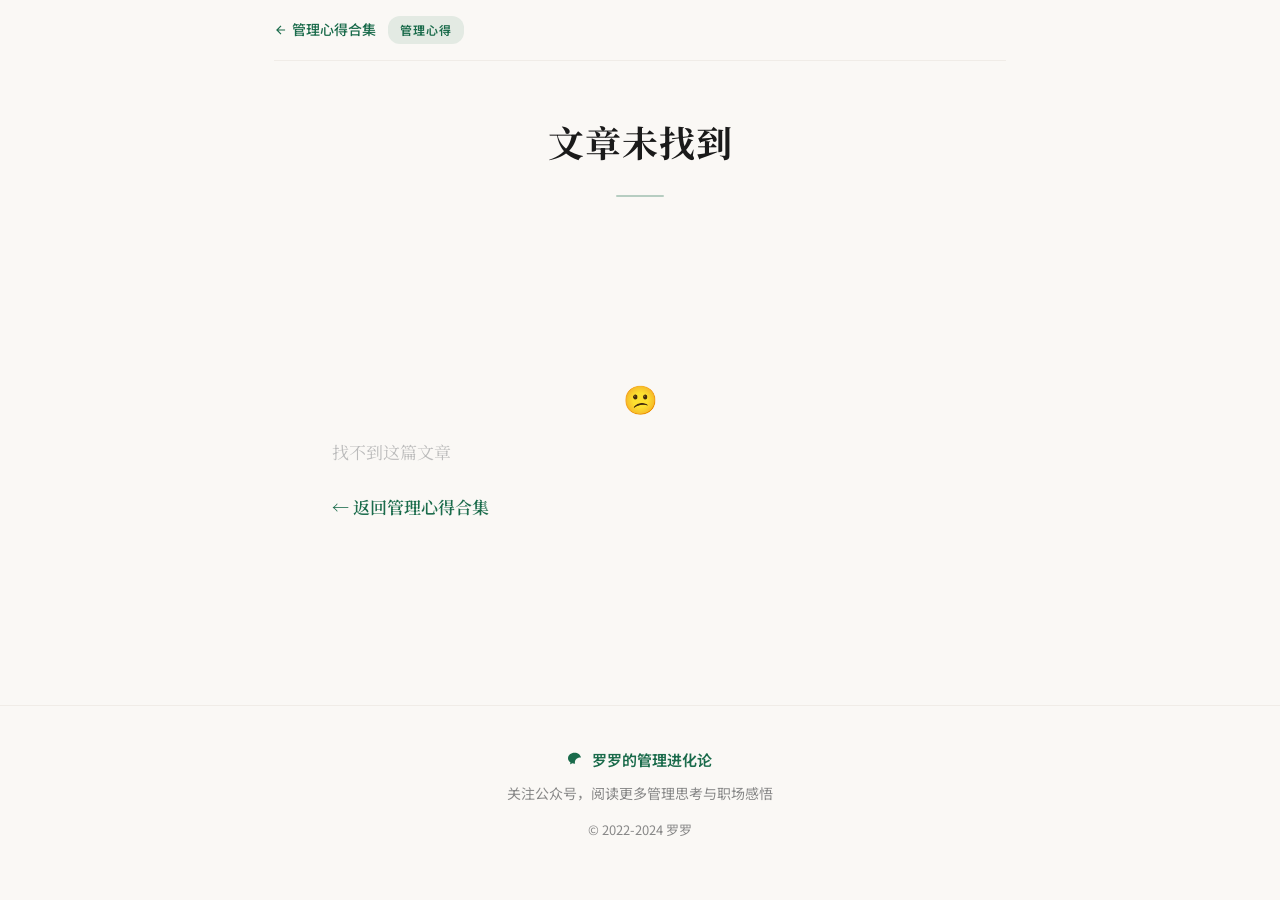
<file: management-article.html>
<!DOCTYPE html>
<html lang="zh-CN">
<head>
    <meta charset="UTF-8">
    <meta name="viewport" content="width=device-width, initial-scale=1.0">
    <title>管理心得 · 罗罗的管理进化论</title>
    <link rel="preconnect" href="https://fonts.googleapis.com">
    <link rel="preconnect" href="https://fonts.gstatic.com" crossorigin>
    <link href="https://fonts.googleapis.com/css2?family=Noto+Serif+SC:wght@400;600;700&family=Noto+Sans+SC:wght@300;400;500;600;700&display=swap" rel="stylesheet">
    <link rel="stylesheet" href="css/style.css">
    <script>
    var _hmt = _hmt || [];
    (function() {
      var hm = document.createElement("script");
      hm.src = "https://hm.baidu.com/hm.js?1e91ab362c290d267a9a793444821c47";
      var s = document.getElementsByTagName("script")[0];
      s.parentNode.insertBefore(hm, s);
    })();
    </script>
    <style>
        :root {
            --mgmt-accent: #1a6b4b;
            --mgmt-accent-soft: #f4faf7;
            --mgmt-border: #c8e0d2;
        }

        /* 文章详情布局 */
        .article-detail-page {
            max-width: 780px;
            margin: 0 auto;
            padding: 0 24px;
        }

        /* 顶部导航条 */
        .article-nav {
            display: flex;
            align-items: center;
            justify-content: space-between;
            padding: 16px 0;
            border-bottom: 1px solid var(--color-divider);
            margin-bottom: 0;
        }
        .article-nav-left {
            display: flex;
            align-items: center;
            gap: 12px;
        }
        .article-nav-back {
            display: inline-flex;
            align-items: center;
            gap: 4px;
            font-size: 14px;
            color: var(--mgmt-accent);
            text-decoration: none;
            font-weight: 500;
            transition: opacity .2s;
        }
        .article-nav-back:hover { opacity: .7; }
        .article-nav-back svg { transition: transform .2s; }
        .article-nav-back:hover svg { transform: translateX(-3px); }
        .article-nav-cat {
            font-size: 12px;
            color: var(--mgmt-accent);
            background: rgba(26,107,75,.1);
            padding: 3px 12px;
            border-radius: 12px;
            font-weight: 600;
            letter-spacing: 1px;
        }
        .article-nav-index {
            font-size: 13px;
            color: #999;
        }

        /* 文章头部 */
        .article-header {
            padding: 40px 0 0;
            text-align: center;
        }
        .article-header-meta {
            display: flex;
            align-items: center;
            justify-content: center;
            gap: 14px;
            margin-bottom: 16px;
            font-size: 13px;
            color: #999;
        }
        .article-year-badge {
            display: inline-block;
            padding: 2px 10px;
            border-radius: 8px;
            font-size: 12px;
            font-weight: 600;
        }
        .year-2022 { background: #fdf2ed; color: #c44536; }
        .year-2023 { background: #fef6ee; color: #d4843a; }
        .year-2024 { background: #edf4fc; color: #3a7bd4; }

        .article-title {
            font-family: var(--font-serif);
            font-size: clamp(24px, 4vw, 36px);
            font-weight: 700;
            color: #1a1a1a;
            line-height: 1.4;
            letter-spacing: 1px;
            margin-bottom: 8px;
        }
        .article-subtitle {
            font-size: 15px;
            color: #888;
            line-height: 1.6;
        }

        .article-separator {
            width: 48px;
            height: 2px;
            background: var(--mgmt-accent);
            opacity: .3;
            margin: 28px auto 0;
            border-radius: 1px;
        }

        /* 文章内容 */
        .article-body {
            padding: 28px 0 60px;
        }
        .article-body p {
            font-family: var(--font-serif);
            font-size: 17px;
            line-height: 2.05;
            color: #1a1a1a;
            margin-bottom: 14px;
            text-indent: 2em;
            text-align: justify;
        }
        .article-body p:first-child {
            /* 首段可特殊处理 */
        }

        /* 文章底部导航 */
        .article-footer-nav {
            display: flex;
            justify-content: space-between;
            align-items: center;
            padding: 28px 0 40px;
            border-top: 1px solid var(--color-divider);
            margin-top: 20px;
        }
        .article-prev,
        .article-next {
            font-size: 14px;
            color: var(--mgmt-accent);
            text-decoration: none;
            font-weight: 500;
            transition: opacity .2s;
            max-width: 45%;
            overflow: hidden;
            text-overflow: ellipsis;
            white-space: nowrap;
        }
        .article-prev:hover,
        .article-next:hover { opacity: .7; }
        .article-footer-label {
            font-size: 11px;
            color: #bbb;
            display: block;
            margin-bottom: 2px;
        }

        /* 页面底部 */
        .article-page-footer {
            text-align: center;
            padding: 40px 24px 40px;
            color: #888;
            font-size: 14px;
            border-top: 1px solid var(--color-divider);
        }
        .article-page-footer-wechat {
            display: inline-flex;
            align-items: center;
            gap: 6px;
            color: var(--mgmt-accent);
            font-weight: 600;
            font-size: 15px;
            margin-bottom: 8px;
        }

        /* 未找到文章 */
        .article-not-found {
            text-align: center;
            padding: 120px 24px;
        }
        .article-not-found h2 {
            font-family: var(--font-serif);
            font-size: 28px;
            color: #999;
            margin-bottom: 12px;
        }
        .article-not-found p {
            color: #bbb;
            margin-bottom: 20px;
        }
        .article-not-found a {
            color: var(--mgmt-accent);
            font-weight: 600;
            text-decoration: none;
        }

        /* 移动端 */
        @media (max-width: 768px) {
            .article-detail-page { padding: 0 20px; }
            .article-header { padding: 28px 0 0; }
            .article-title { font-size: 22px; }
            .article-body p { font-size: 16px; text-indent: 1.8em; }
            .article-nav { padding: 12px 0; }
            .article-footer-nav { flex-direction: column; gap: 12px; align-items: flex-start; padding: 20px 0 36px; }
            .article-prev, .article-next { max-width: 100%; }
        }

        @media (max-width: 480px) {
            .article-detail-page { padding: 0 16px; }
            .article-title { font-size: 20px; }
            .article-body p { font-size: 15px; line-height: 1.95; text-indent: 1.6em; }
            .article-nav-cat { display: none; }
            .article-header { padding: 20px 0 0; }
        }
    </style>
</head>
<body>
    <!-- 阅读进度条 -->
    <div class="progress-bar" id="progressBar"></div>

    <div class="article-detail-page">
        <!-- 顶部导航 -->
        <nav class="article-nav">
            <div class="article-nav-left">
                <a href="management.html" class="article-nav-back">
                    <svg width="14" height="14" viewBox="0 0 24 24" fill="none" stroke="currentColor" stroke-width="2"><path d="M19 12H5M12 19l-7-7 7-7"/></svg>
                    管理心得合集
                </a>
                <span class="article-nav-cat">管理心得</span>
            </div>
            <span class="article-nav-index" id="articleIndex"></span>
        </nav>

        <!-- 文章头部 -->
        <header class="article-header" id="articleHeader">
            <div class="article-header-meta">
                <span id="articleYearBadge"></span>
                <span id="articleWordCount"></span>
            </div>
            <h1 class="article-title" id="articleTitle"></h1>
            <p class="article-subtitle" id="articleSubtitle"></p>
            <div class="article-separator"></div>
        </header>

        <!-- 文章内容 -->
        <div class="article-body" id="articleBody"></div>

        <!-- 底部导航 -->
        <div class="article-footer-nav" id="footerNav"></div>
    </div>

    <!-- 页面底部 -->
    <div class="article-page-footer">
        <p class="article-page-footer-wechat">
            <svg width="18" height="18" viewBox="0 0 24 24" fill="currentColor"><path d="M8.691 2.188C3.891 2.188 0 5.476 0 9.53c0 2.212 1.17 4.203 3.002 5.55a.59.59 0 0 1 .213.665l-.39 1.48c-.019.07-.048.141-.048.213 0 .163.13.295.29.295a.326.326 0 0 0 .167-.054l1.903-1.114a.864.864 0 0 1 .717-.098 10.16 10.16 0 0 0 2.837.403c.276 0 .543-.027.811-.05-.857-2.578.157-4.972 1.932-6.446 1.703-1.415 3.882-1.98 5.853-1.838-.576-3.583-4.196-6.348-8.596-6.348z"/></svg>
            罗罗的管理进化论
        </p>
        <p>关注公众号，阅读更多管理思考与职场感悟</p>
        <p style="margin-top:12px;font-size:13px;">© 2022-2024 罗罗</p>
    </div>

    <script src="js/data.js"></script>
    <script>
    document.addEventListener('DOMContentLoaded', function() {
        try {
            // 从 URL 参数获取文章 ID
            var params = new URLSearchParams(window.location.search);
            var articleId = parseInt(params.get('id'), 10);

            // 筛选管理心得文章
            var allData = window.ARTICLES_DATA || [];
            var mgmtArticles = allData.filter(function(a) {
                return a.category === '管理心得';
            });

            // 查找当前文章
            var currentIdx = -1;
            var article = null;
            for (var i = 0; i < mgmtArticles.length; i++) {
                if (mgmtArticles[i].id === articleId) {
                    article = mgmtArticles[i];
                    currentIdx = i;
                    break;
                }
            }

            function esc(str) {
                var d = document.createElement('div');
                d.textContent = str || '';
                return d.innerHTML;
            }

            if (!article) {
                document.getElementById('articleTitle').textContent = '文章未找到';
                document.getElementById('articleBody').innerHTML = '<div class="article-not-found"><h2>😕</h2><p>找不到这篇文章</p><p><a href="management.html">← 返回管理心得合集</a></p></div>';
                document.getElementById('footerNav').style.display = 'none';
                return;
            }

            // 更新页面标题
            document.title = article.title + ' · 管理心得 · 罗罗的管理进化论';

            // 显示文章索引
            document.getElementById('articleIndex').textContent = (currentIdx + 1) + ' / ' + mgmtArticles.length;

            // 头部信息
            var yearClass = 'year-' + article.year;
            document.getElementById('articleYearBadge').innerHTML = '<span class="article-year-badge ' + yearClass + '">' + article.year + '</span>';
            var wordCount = article.content_paragraphs ? article.content_paragraphs.join('').length : 0;
            document.getElementById('articleWordCount').textContent = '约 ' + (Math.round(wordCount / 100) / 10).toFixed(1) + 'k 字';
            document.getElementById('articleTitle').textContent = article.title;
            if (article.subtitle) {
                document.getElementById('articleSubtitle').textContent = article.subtitle;
                document.getElementById('articleSubtitle').style.display = '';
            } else {
                document.getElementById('articleSubtitle').style.display = 'none';
            }

            // 正文
            var bodyHtml = '';
            if (article.content_paragraphs && article.content_paragraphs.length > 0) {
                for (var pi = 0; pi < article.content_paragraphs.length; pi++) {
                    bodyHtml += '<p>' + esc(article.content_paragraphs[pi]) + '</p>';
                }
            } else {
                bodyHtml = '<p style="color:#999;text-align:center;text-indent:0;">暂无内容</p>';
            }
            document.getElementById('articleBody').innerHTML = bodyHtml;

            // 底部导航
            var footerHtml = '<div>';
            if (currentIdx > 0) {
                var prev = mgmtArticles[currentIdx - 1];
                footerHtml += '<a href="management-article.html?id=' + prev.id + '" class="article-prev">';
                footerHtml += '<span class="article-footer-label">← 上一篇</span>';
                footerHtml += esc(prev.title);
                footerHtml += '</a>';
            } else {
                footerHtml += '<span></span>';
            }
            footerHtml += '</div><div style="text-align:right;">';
            if (currentIdx < mgmtArticles.length - 1) {
                var next = mgmtArticles[currentIdx + 1];
                footerHtml += '<a href="management-article.html?id=' + next.id + '" class="article-next">';
                footerHtml += '<span class="article-footer-label">下一篇 →</span>';
                footerHtml += esc(next.title);
                footerHtml += '</a>';
            } else {
                footerHtml += '<span></span>';
            }
            footerHtml += '</div>';
            document.getElementById('footerNav').innerHTML = footerHtml;

            // 进度条
            window.addEventListener('scroll', function() {
                var scrollTop = window.scrollY;
                var docHeight = document.documentElement.scrollHeight - window.innerHeight;
                var progress = docHeight > 0 ? (scrollTop / docHeight) * 100 : 0;
                document.getElementById('progressBar').style.width = Math.min(progress, 100) + '%';
            });

            // 键盘导航
            document.addEventListener('keydown', function(e) {
                if (e.key === 'ArrowLeft' && currentIdx > 0) {
                    window.location.href = 'management-article.html?id=' + mgmtArticles[currentIdx - 1].id;
                } else if (e.key === 'ArrowRight' && currentIdx < mgmtArticles.length - 1) {
                    window.location.href = 'management-article.html?id=' + mgmtArticles[currentIdx + 1].id;
                }
            });
        } catch (err) {
            document.getElementById('articleTitle').textContent = '页面加载出错';
            document.getElementById('articleBody').innerHTML = '<div class="article-not-found"><p>加载时出现错误，请<a href="management.html">返回合集</a>重试</p></div>';
            console && console.error(err);
        }
    });
    </script>
</body>
</html>
</file>
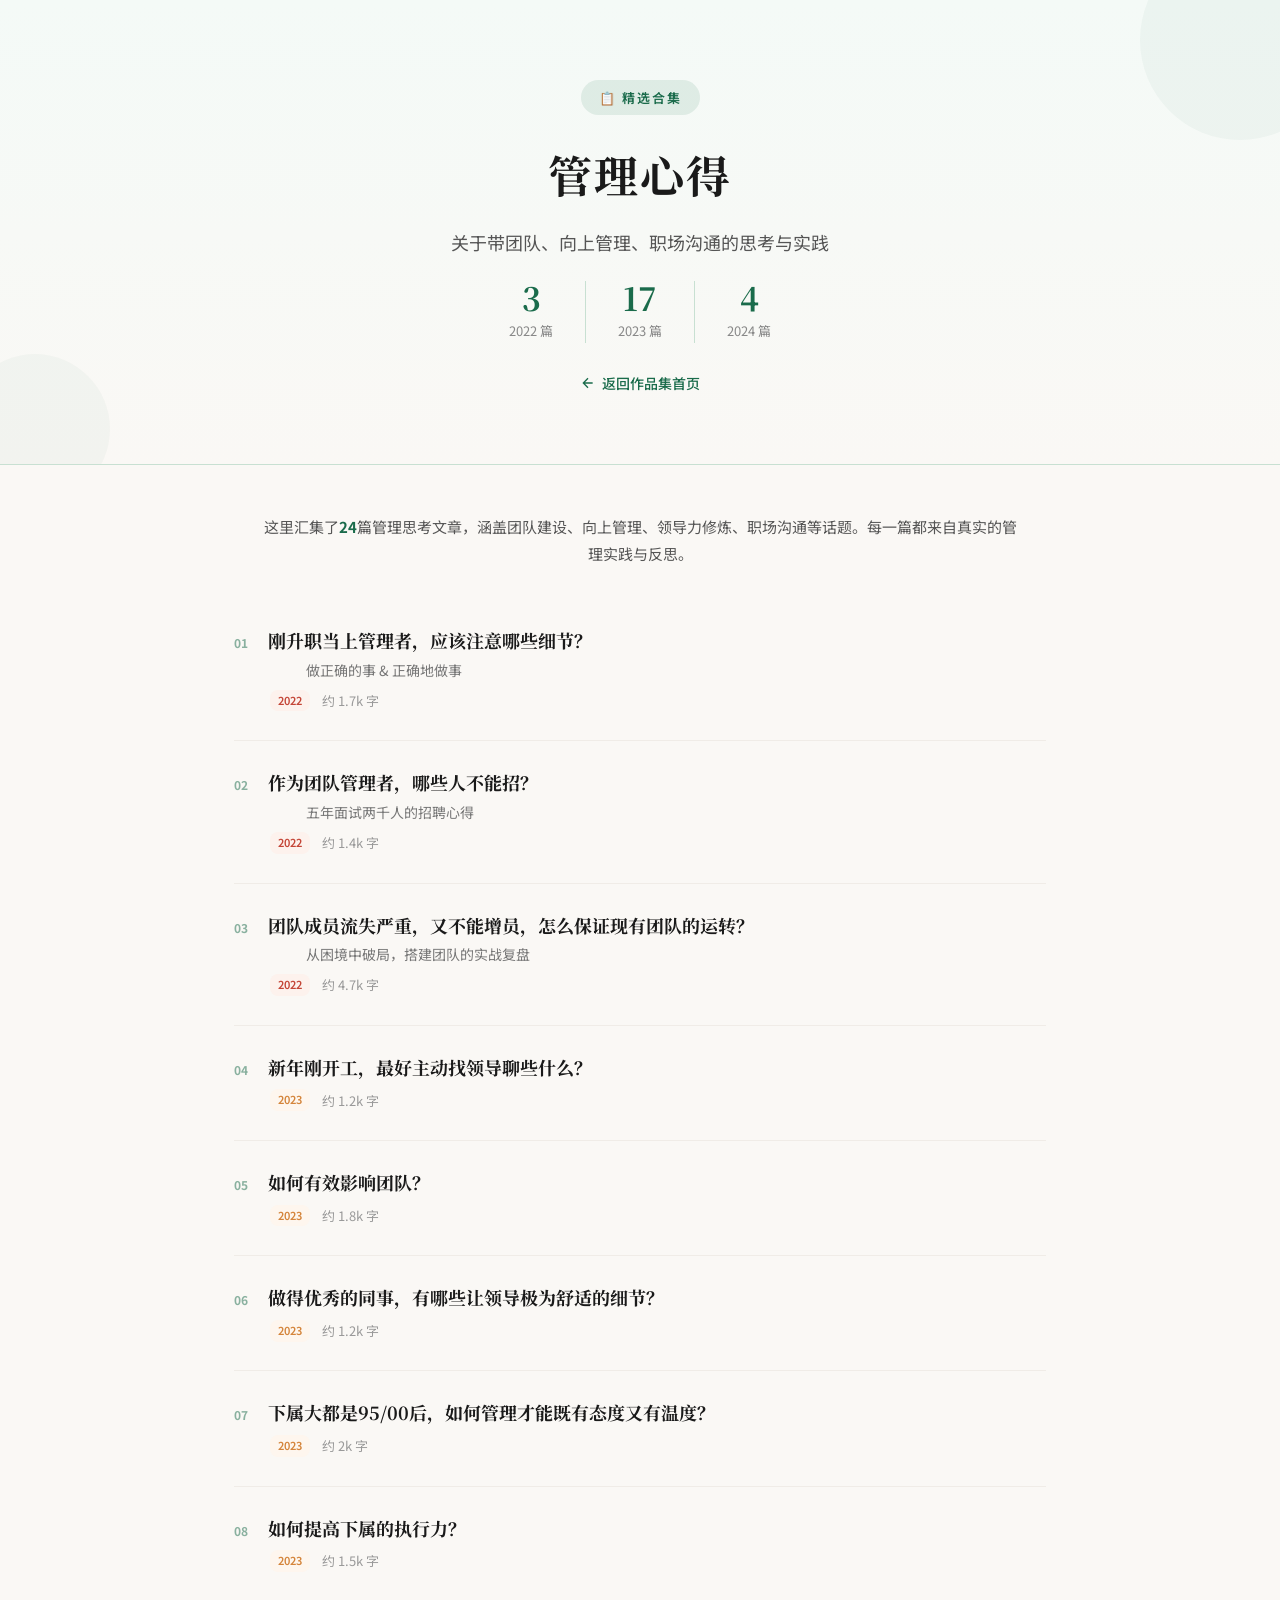
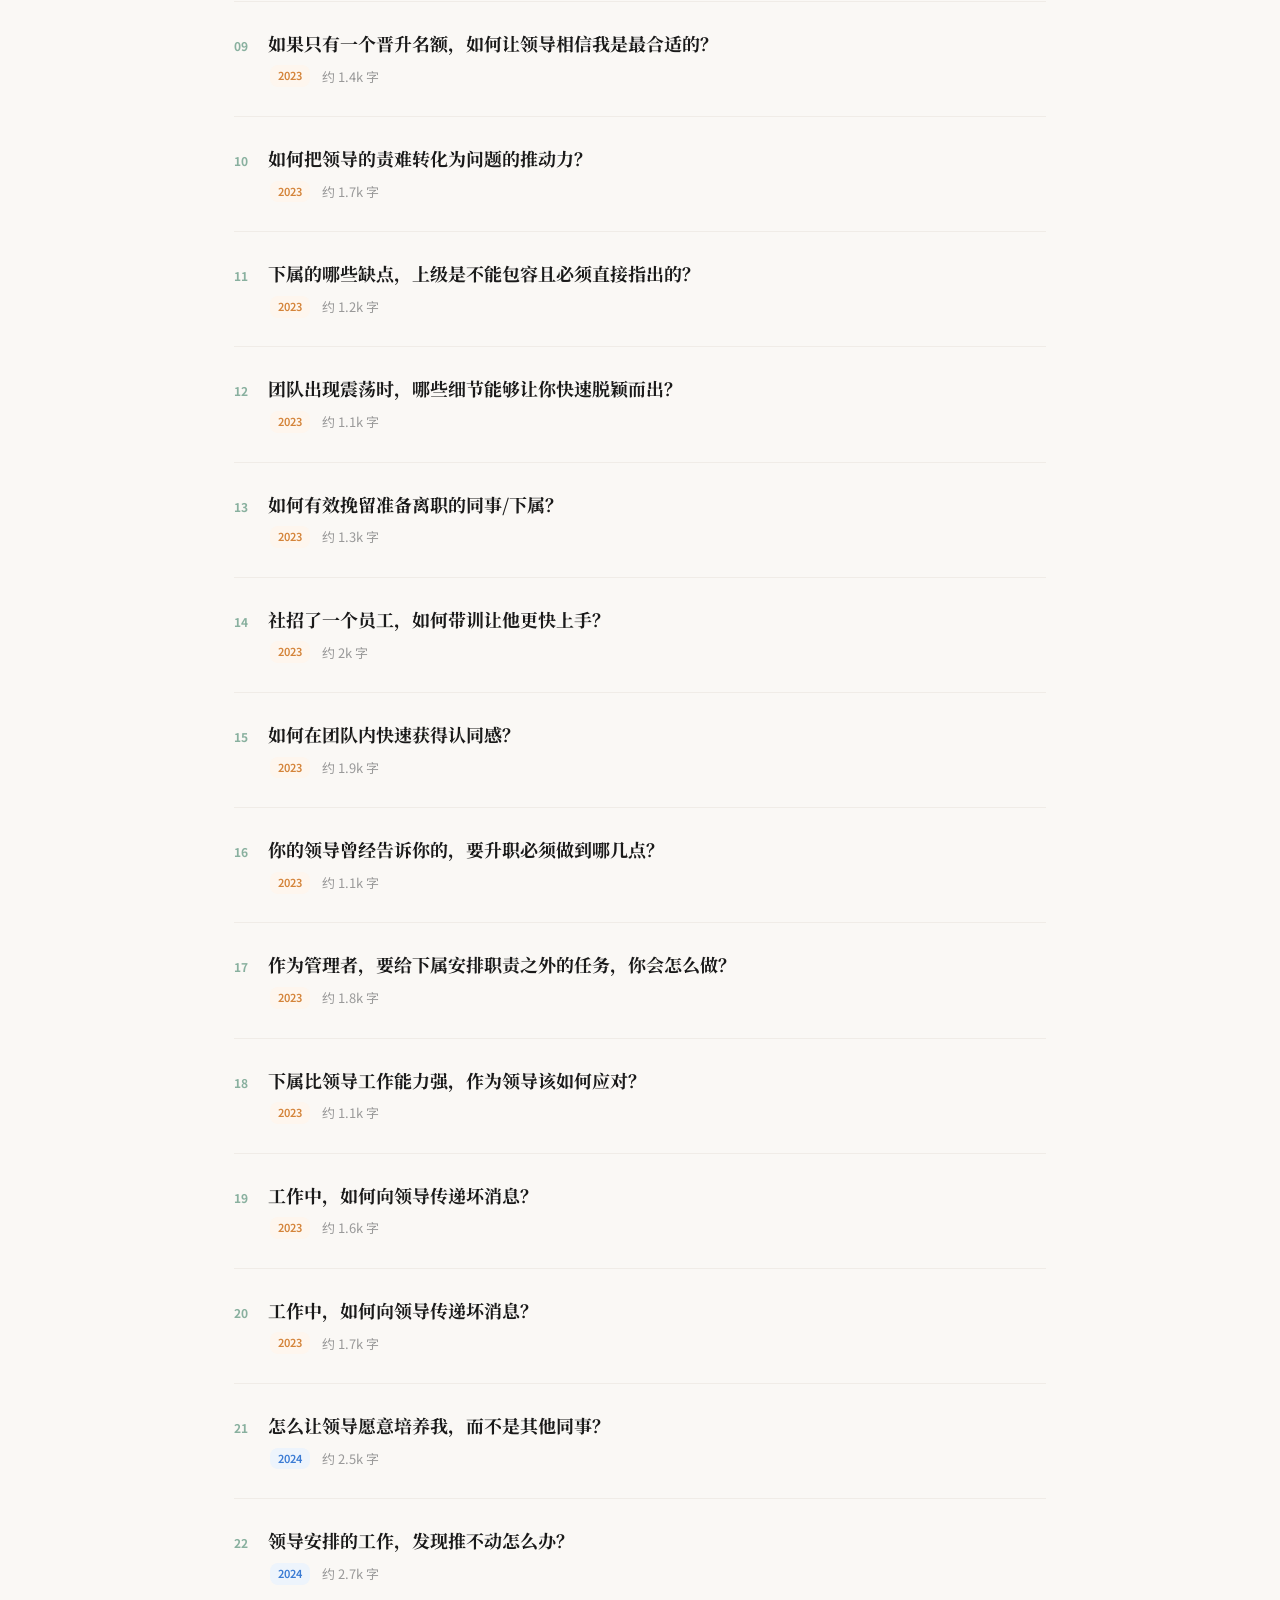
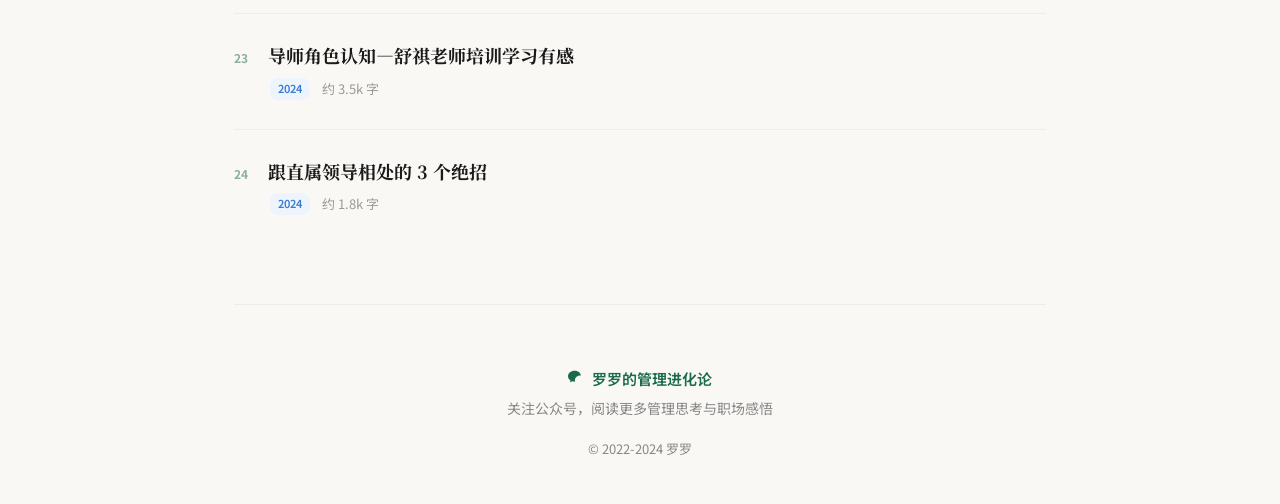
<file: management.html>
<!DOCTYPE html>
<html lang="zh-CN">
<head>
    <meta charset="UTF-8">
    <meta name="viewport" content="width=device-width, initial-scale=1.0">
    <title>管理心得合集 · 罗罗的管理进化论</title>
    <meta name="description" content="罗罗管理心得合集——24篇管理思考精华，关于带团队、向上管理、职场沟通的实战经验">
    <link rel="preconnect" href="https://fonts.googleapis.com">
    <link rel="preconnect" href="https://fonts.gstatic.com" crossorigin>
    <link href="https://fonts.googleapis.com/css2?family=Noto+Serif+SC:wght@400;600;700&family=Noto+Sans+SC:wght@300;400;500;600;700&display=swap" rel="stylesheet">
    <link rel="stylesheet" href="css/style.css">
    <script>
    var _hmt = _hmt || [];
    (function() {
      var hm = document.createElement("script");
      hm.src = "https://hm.baidu.com/hm.js?1e91ab362c290d267a9a793444821c47";
      var s = document.getElementsByTagName("script")[0];
      s.parentNode.insertBefore(hm, s);
    })();
    </script>
    <style>
        :root {
            --mgmt-accent: #1a6b4b;
            --mgmt-accent-light: #2e8b67;
            --mgmt-accent-bg: #ecf7f1;
            --mgmt-accent-soft: #f4faf7;
            --mgmt-border: #c8e0d2;
        }

        /* --- 合集布局 --- */
        .mgmt-page {
            max-width: 860px;
            margin: 0 auto;
            padding: 0 24px;
        }

        /* --- 合集英雄区 --- */
        .mgmt-hero {
            text-align: center;
            padding: 80px 24px 60px;
            background: linear-gradient(180deg, var(--mgmt-accent-soft) 0%, #faf8f5 100%);
            border-bottom: 1px solid var(--mgmt-border);
            position: relative;
            overflow: hidden;
        }
        .mgmt-hero::before {
            content: '';
            position: absolute;
            top: -60px;
            right: -60px;
            width: 200px;
            height: 200px;
            border-radius: 50%;
            background: rgba(26,107,75,.04);
            pointer-events: none;
        }
        .mgmt-hero::after {
            content: '';
            position: absolute;
            bottom: -40px;
            left: -40px;
            width: 150px;
            height: 150px;
            border-radius: 50%;
            background: rgba(26,107,75,.03);
            pointer-events: none;
        }
        .mgmt-hero-badge {
            display: inline-block;
            font-size: 13px;
            font-weight: 600;
            color: var(--mgmt-accent);
            background: rgba(26,107,75,.1);
            padding: 6px 18px;
            border-radius: 20px;
            letter-spacing: 2px;
            margin-bottom: 20px;
            position: relative;
            z-index: 1;
        }
        .mgmt-hero-title {
            font-family: var(--font-serif);
            font-size: clamp(28px,5vw,44px);
            font-weight: 700;
            color: #1a1a1a;
            letter-spacing: 2px;
            margin-bottom: 12px;
            position: relative;
            z-index: 1;
        }
        .mgmt-hero-subtitle {
            font-size: clamp(15px,2vw,18px);
            color: #555;
            line-height: 1.7;
            position: relative;
            z-index: 1;
            max-width: 500px;
            margin: 0 auto 8px;
        }
        .mgmt-hero-stats {
            display: flex;
            justify-content: center;
            gap: 32px;
            margin-top: 24px;
            position: relative;
            z-index: 1;
        }
        .mgmt-stat {
            text-align: center;
        }
        .mgmt-stat-num {
            font-family: var(--font-serif);
            font-size: 32px;
            font-weight: 700;
            color: var(--mgmt-accent);
            line-height: 1;
        }
        .mgmt-stat-label {
            font-size: 13px;
            color: #888;
            margin-top: 6px;
        }
        .mgmt-stat-divider {
            width: 1px;
            background: var(--mgmt-border);
        }

        /* --- 回到首页 --- */
        .mgmt-back {
            display: inline-flex;
            align-items: center;
            gap: 6px;
            font-size: 14px;
            color: var(--mgmt-accent);
            text-decoration: none;
            font-weight: 500;
            padding: 8px 0;
            transition: all .2s;
            position: relative;
            z-index: 1;
            margin-top: 20px;
        }
        .mgmt-back:hover {
            opacity: .7;
        }
        .mgmt-back svg {
            transition: transform .2s;
        }
        .mgmt-back:hover svg {
            transform: translateX(-3px);
        }

        /* --- 分类介绍区 --- */
        .mgmt-intro {
            text-align: center;
            padding: 48px 24px 16px;
            color: #555;
            font-size: 15px;
            line-height: 1.8;
        }
        .mgmt-intro strong {
            color: var(--mgmt-accent);
        }

        /* --- 文章列表 --- */
        .mgmt-articles {
            padding: 16px 0 60px;
        }
        .mgmt-article-card-link {
            display: block;
            padding: 28px 0;
            border-bottom: 1px solid var(--color-divider);
            text-decoration: none;
            color: inherit;
            transition: all .2s;
        }
        .mgmt-article-card-link:last-of-type {
            border-bottom: none;
        }
        .mgmt-article-card-link:hover {
            background: var(--mgmt-accent-soft);
            margin: 0 -16px;
            padding-left: 16px;
            padding-right: 16px;
            border-radius: var(--radius-md);
        }
        .mgmt-article-num {
            display: inline-block;
            font-size: 12px;
            color: var(--mgmt-accent);
            font-weight: 700;
            opacity: .5;
            margin-right: 10px;
            min-width: 24px;
        }
        .mgmt-article-title {
            font-family: var(--font-serif);
            font-size: 18px;
            font-weight: 700;
            color: #1a1a1a;
            line-height: 1.5;
            text-decoration: none;
            display: inline;
            transition: color .2s;
        }
        .mgmt-article-card-link:hover .mgmt-article-title {
            color: var(--mgmt-accent);
        }
        .mgmt-article-meta {
            display: flex;
            align-items: center;
            gap: 12px;
            margin-top: 6px;
            font-size: 13px;
            color: #999;
            padding-left: 36px;
        }
        .mgmt-article-year {
            display: inline-block;
            padding: 1px 8px;
            border-radius: 8px;
            font-size: 11px;
            font-weight: 600;
        }
        .mgmt-year-2022 { background: #fdf2ed; color: #c44536; }
        .mgmt-year-2023 { background: #fef6ee; color: #d4843a; }
        .mgmt-year-2024 { background: #edf4fc; color: #3a7bd4; }

        /* --- 合集底部 --- */
        .mgmt-footer {
            text-align: center;
            padding: 60px 24px 40px;
            color: #888;
            font-size: 14px;
            border-top: 1px solid var(--color-divider);
        }
        .mgmt-footer p {
            margin-bottom: 4px;
        }
        .mgmt-footer-wechat {
            display: inline-flex;
            align-items: center;
            gap: 6px;
            color: var(--mgmt-accent);
            font-weight: 600;
            font-size: 15px;
            margin-bottom: 12px;
        }

        /* --- 移动端适配 --- */
        @media (max-width: 768px) {
            .mgmt-hero {
                padding: 60px 20px 44px;
            }
            .mgmt-hero-title {
                font-size: 28px;
            }
            .mgmt-hero-subtitle {
                font-size: 15px;
            }
            .mgmt-hero-stats {
                gap: 24px;
            }
            .mgmt-stat-num {
                font-size: 26px;
            }
            .mgmt-stat-label {
                font-size: 12px;
            }
            .mgmt-articles {
                padding: 8px 0 48px;
            }
            .mgmt-intro {
                padding: 32px 16px 8px;
                font-size: 14px;
            }
            .mgmt-article-title {
                font-size: 16px;
            }
            .mgmt-article-meta {
                font-size: 12px;
                padding-left: 30px;
            }
        }

        @media (max-width: 480px) {
            .mgmt-hero {
                padding: 48px 16px 36px;
            }
            .mgmt-hero-title {
                font-size: 24px;
                letter-spacing: 1px;
            }
            .mgmt-hero-badge {
                font-size: 12px;
                padding: 5px 14px;
            }
            .mgmt-hero-stats {
                gap: 20px;
            }
            .mgmt-stat-num {
                font-size: 24px;
            }
            .mgmt-article-title {
                font-size: 15px;
            }
        }
    </style>
</head>
<body>
    <!-- 阅读进度条 -->
    <div class="progress-bar" id="progressBar"></div>

    <!-- 合集英雄区 -->
    <section class="mgmt-hero">
        <div class="mgmt-hero-badge">📋 精选合集</div>
        <h1 class="mgmt-hero-title">管理心得</h1>
        <p class="mgmt-hero-subtitle">关于带团队、向上管理、职场沟通的思考与实践</p>
        <div class="mgmt-hero-stats" id="mgmtStats"></div>
        <a href="index.html" class="mgmt-back">
            <svg width="16" height="16" viewBox="0 0 24 24" fill="none" stroke="currentColor" stroke-width="2"><path d="M19 12H5M12 19l-7-7 7-7"/></svg>
            返回作品集首页
        </a>
    </section>

    <!-- 分类介绍 -->
    <div class="mgmt-page">
        <div class="mgmt-intro">
            这里汇集了<strong id="mgmtCount">24</strong>篇管理思考文章，涵盖团队建设、向上管理、领导力修炼、职场沟通等话题。每一篇都来自真实的管理实践与反思。
        </div>

        <!-- 文章列表 -->
        <div class="mgmt-articles" id="mgmtArticles"></div>

        <!-- 合集底部 -->
        <div class="mgmt-footer">
            <p class="mgmt-footer-wechat">
                <svg width="18" height="18" viewBox="0 0 24 24" fill="currentColor"><path d="M8.691 2.188C3.891 2.188 0 5.476 0 9.53c0 2.212 1.17 4.203 3.002 5.55a.59.59 0 0 1 .213.665l-.39 1.48c-.019.07-.048.141-.048.213 0 .163.13.295.29.295a.326.326 0 0 0 .167-.054l1.903-1.114a.864.864 0 0 1 .717-.098 10.16 10.16 0 0 0 2.837.403c.276 0 .543-.027.811-.05-.857-2.578.157-4.972 1.932-6.446 1.703-1.415 3.882-1.98 5.853-1.838-.576-3.583-4.196-6.348-8.596-6.348z"/></svg>
                罗罗的管理进化论
            </p>
            <p>关注公众号，阅读更多管理思考与职场感悟</p>
            <p style="margin-top:16px;font-size:13px;">© 2022-2024 罗罗</p>
        </div>
    </div>

    <script src="js/data.js"></script>
    <script>
    (function() {
        // 筛选管理心得文章
        var mgmtArticles = window.ARTICLES_DATA.filter(function(a) {
            return a.category === '管理心得';
        });

        // 更新统计
        var years = {};
        mgmtArticles.forEach(function(a) {
            years[a.year] = (years[a.year] || 0) + 1;
        });
        var yearEntries = Object.entries(years).sort();

        var statsHtml = '';
        yearEntries.forEach(function(entry, i) {
            if (i > 0) statsHtml += '<div class="mgmt-stat-divider"></div>';
            statsHtml += '<div class="mgmt-stat"><div class="mgmt-stat-num">' + entry[1] + '</div><div class="mgmt-stat-label">' + entry[0] + ' 篇</div></div>';
        });
        document.getElementById('mgmtStats').innerHTML = statsHtml;
        document.getElementById('mgmtCount').textContent = mgmtArticles.length;

        // 转义函数
        function esc(str) {
            var d = document.createElement('div');
            d.textContent = str;
            return d.innerHTML;
        }

        // 渲染文章列表
        var articlesHtml = '';
        mgmtArticles.forEach(function(a, idx) {
            var num = String(idx + 1).padStart(2, '0');
            var yearClass = 'mgmt-year-' + a.year;
            var subtitle = a.subtitle ? '<p class="mgmt-article-subtitle">' + esc(a.subtitle) + '</p>' : '';

            articlesHtml += '<a href="management-article.html?id=' + a.id + '" class="mgmt-article-card-link">';
            articlesHtml += '<div>';
            articlesHtml += '<span class="mgmt-article-num">' + num + '</span>';
            articlesHtml += '<span class="mgmt-article-title">' + esc(a.title) + '</span>';
            articlesHtml += '</div>';
            if (a.subtitle) {
                articlesHtml += '<div class="mgmt-article-meta" style="margin-top:2px;">';
                articlesHtml += '<span style="padding-left:36px;color:#777;font-size:14px;">' + esc(a.subtitle) + '</span>';
                articlesHtml += '</div>';
            }
            articlesHtml += '<div class="mgmt-article-meta">';
            articlesHtml += '<span class="mgmt-article-year ' + yearClass + '">' + a.year + '</span>';
            var wordCount = a.content_paragraphs ? a.content_paragraphs.join('').length : 0;
            articlesHtml += '<span>约 ' + Math.round(wordCount / 1000 * 10) / 10 + 'k 字</span>';
            articlesHtml += '</div>';
            articlesHtml += '</a>';
        });
        document.getElementById('mgmtArticles').innerHTML = articlesHtml;

        // 进度条
        window.addEventListener('scroll', function() {
            var scrollTop = window.scrollY;
            var docHeight = document.documentElement.scrollHeight - window.innerHeight;
            var progress = docHeight > 0 ? (scrollTop / docHeight) * 100 : 0;
            document.getElementById('progressBar').style.width = Math.min(progress, 100) + '%';
        });
    })();
    </script>
</body>
</html>
</file>
<file: css/style.css>
/* ============================================
   罗罗作品集 2022-2024 · 样式表 v2
   响应式设计 · PC侧边栏 + 移动端自适应
   ============================================ */

/* --- CSS变量 --- */
:root {
    --color-bg: #faf8f5;
    --color-surface: #ffffff;
    --color-text: #2c2c2c;
    --color-text-secondary: #6b6b6b;
    --color-text-light: #999999;
    --color-accent: #c44536;
    --color-accent-2022: #c44536;
    --color-accent-2023: #d4843a;
    --color-accent-2024: #3a7bd4;
    --color-accent-light: #e07a5f;
    --color-accent-bg: #fdf2ed;
    --color-border: #e8e4df;
    --color-divider: #f0ece7;
    --color-card-bg: #ffffff;
    --color-sidebar-bg: #f5f1ec;
    --shadow-sm: 0 1px 3px rgba(0,0,0,.04);
    --shadow-md: 0 4px 16px rgba(0,0,0,.06);
    --shadow-lg: 0 8px 32px rgba(0,0,0,.08);
    --radius-sm: 6px;
    --radius-md: 10px;
    --radius-lg: 16px;
    --font-serif: 'Noto Serif SC', 'Songti SC', serif;
    --font-sans: 'Noto Sans SC', 'PingFang SC', 'Hiragino Sans GB', sans-serif;
    --sidebar-width: 280px;
    --max-content-width: 760px;
    --transition-fast: .2s ease;
    --transition-normal: .3s ease;
}

/* --- 全局重置 --- */
*,*::before,*::after{margin:0;padding:0;box-sizing:border-box}
html{scroll-behavior:smooth;-webkit-font-smoothing:antialiased}
body{font-family:var(--font-sans);font-size:16px;line-height:1.8;color:var(--color-text);background:var(--color-bg);overflow-x:hidden}

/* --- 阅读进度条 --- */
.progress-bar{position:fixed;top:0;left:0;height:3px;background:linear-gradient(90deg,var(--color-accent),var(--color-accent-light));z-index:1000;width:0;transition:width .1s linear}

/* --- 移动端顶部导航 --- */
.mobile-header{display:none;position:fixed;top:0;left:0;right:0;height:52px;background:rgba(250,248,245,.94);backdrop-filter:blur(16px);-webkit-backdrop-filter:blur(16px);border-bottom:1px solid var(--color-border);z-index:900;align-items:center;padding:0 14px;justify-content:space-between}
.menu-toggle{display:flex;flex-direction:column;gap:4px;background:none;border:none;cursor:pointer;padding:6px 3px;z-index:950}
.menu-toggle span{display:block;width:20px;height:2px;background:var(--color-text);border-radius:2px;transition:var(--transition-fast)}
.menu-toggle.active span:nth-child(1){transform:translateY(6px) rotate(45deg)}
.menu-toggle.active span:nth-child(2){opacity:0}
.menu-toggle.active span:nth-child(3){transform:translateY(-6px) rotate(-45deg)}
.mobile-title{font-family:var(--font-serif);font-size:16px;font-weight:700;color:var(--color-text)}
.mobile-year{font-family:var(--font-serif);font-size:13px;color:var(--color-accent);font-weight:600}

/* --- 遮罩层 --- */
.overlay{display:none;position:fixed;inset:0;background:rgba(0,0,0,.35);z-index:800;opacity:0;transition:opacity var(--transition-normal)}
.overlay.active{display:block;opacity:1}

/* --- 应用容器 --- */
.app-container{display:flex;min-height:100vh}

/* ============================================
   侧边栏
   ============================================ */
.sidebar{width:var(--sidebar-width);min-width:var(--sidebar-width);height:100vh;position:fixed;left:0;top:0;background:var(--color-sidebar-bg);border-right:1px solid var(--color-border);display:flex;flex-direction:column;z-index:100;overflow-y:auto;padding:36px 24px 20px}
.sidebar-header{text-align:center;padding-bottom:24px;border-bottom:1px solid var(--color-border)}
.author-avatar{width:56px;height:56px;border-radius:50%;background:linear-gradient(135deg,var(--color-accent),var(--color-accent-light));color:#fff;font-family:var(--font-serif);font-size:26px;font-weight:700;display:flex;align-items:center;justify-content:center;margin:0 auto 12px;box-shadow:0 4px 12px rgba(196,69,54,.25)}
.author-name{font-family:var(--font-serif);font-size:20px;font-weight:700;color:var(--color-text);margin-bottom:4px}
.author-bio{font-size:13px;color:var(--color-text-secondary);line-height:1.6;margin-bottom:12px}
.collection-title{font-family:var(--font-serif);font-size:14px;color:var(--color-text);font-weight:600}
.year-range{display:block;font-size:12px;color:var(--color-accent);font-weight:500;margin-top:2px}

/* --- 年份过滤器按钮 --- */
.year-filters{display:flex;gap:6px;padding:14px 0;border-bottom:1px solid var(--color-border);flex-wrap:wrap}
.year-btn{flex:1;min-width:42px;padding:6px 4px;font-size:13px;font-weight:500;border:1px solid var(--color-border);border-radius:var(--radius-sm);background:var(--color-surface);color:var(--color-text-secondary);cursor:pointer;transition:all var(--transition-fast);font-family:var(--font-sans);text-align:center}
.year-btn:hover{border-color:var(--color-accent);color:var(--color-accent)}
.year-btn.active{background:var(--color-accent);color:#fff;border-color:var(--color-accent);font-weight:600}
.year-btn[data-year="2022"].active{background:var(--color-accent-2022);border-color:var(--color-accent-2022)}
.year-btn[data-year="2023"].active{background:var(--color-accent-2023);border-color:var(--color-accent-2023)}
.year-btn[data-year="2024"].active{background:var(--color-accent-2024);border-color:var(--color-accent-2024)}

/* --- 侧边栏合集入口 --- */
.sidebar-collection{display:block;margin:10px 0 4px;padding:14px 12px;border-radius:var(--radius-md);background:linear-gradient(135deg,#ecf7f1,#e4f3ea);border:1px solid #b8d8c4;text-align:center;text-decoration:none;transition:all var(--transition-normal)}
.sidebar-collection:hover{border-color:#8cc4a0;box-shadow:0 2px 12px rgba(26,107,75,.12);transform:translateY(-1px)}
.sidebar-collection-icon{font-size:20px;margin-bottom:2px}
.sidebar-collection-label{font-size:11px;color:#1a6b4b;font-weight:700;letter-spacing:1px;text-transform:uppercase;margin-bottom:2px}
.sidebar-collection-name{font-family:var(--font-serif);font-size:14px;font-weight:700;color:#14523a;margin-bottom:2px}
.sidebar-collection-hint{font-size:11px;color:#3d8b64;opacity:.8}

/* --- 侧边栏公众号引流 --- */
.sidebar-wechat{margin:14px 0;padding:14px 12px;border-radius:var(--radius-md);background:linear-gradient(135deg,#f0f9e8,#ecf7e0);border:1px solid #c8e6b5;text-align:center;transition:all var(--transition-normal)}
.sidebar-wechat:hover{border-color:#a5d67a;box-shadow:0 2px 12px rgba(126,188,67,.12);transform:translateY(-1px)}
.sidebar-wechat-icon{width:36px;height:36px;border-radius:50%;background:linear-gradient(135deg,#7ebc43,#5da02c);color:#fff;display:flex;align-items:center;justify-content:center;margin:0 auto 8px;box-shadow:0 3px 10px rgba(126,188,67,.3)}
.sidebar-wechat-label{font-size:11px;color:#5da02c;font-weight:700;letter-spacing:1px;text-transform:uppercase;margin-bottom:2px}
.sidebar-wechat-name{font-family:var(--font-serif);font-size:14px;font-weight:700;color:#3a6b1e;margin-bottom:2px}
.sidebar-wechat-hint{font-size:11px;color:#7ebc43;opacity:.8}

/* --- 侧边栏打赏 --- */
.sidebar-donate{margin:10px 0 14px;padding:12px 10px;border-radius:var(--radius-md);background:linear-gradient(135deg,#fef9f0,#fdf3e4);border:1px solid #e8d5b0;text-align:center;transition:all var(--transition-normal)}
.sidebar-donate:hover{border-color:#d4b88c;box-shadow:0 2px 12px rgba(196,142,60,.1)}
.sidebar-donate-icon{font-size:22px;margin-bottom:4px}
.sidebar-donate-label{font-size:11px;color:#b8860b;font-weight:600;margin-bottom:1px}
.sidebar-donate-hint{font-size:11px;color:#c9a44b;margin-bottom:8px}
.sidebar-donate-qr{width:100px;height:100px;border-radius:6px;border:1px solid #e8d5b0;background:#fff;object-fit:contain}

/* --- 导航 --- */
.sidebar-nav{flex:1;overflow-y:auto;margin-top:12px;padding-right:4px}
.sidebar-nav::-webkit-scrollbar{width:3px}
.sidebar-nav::-webkit-scrollbar-thumb{background:var(--color-border);border-radius:3px}
.nav-list{list-style:none}
.nav-list li{margin-bottom:1px}
.nav-list a{display:flex;align-items:flex-start;gap:8px;padding:8px 10px;border-radius:var(--radius-sm);text-decoration:none;color:var(--color-text-secondary);font-size:13px;transition:all var(--transition-fast);line-height:1.5;border-left:2px solid transparent}
.nav-list a:hover{background:rgba(0,0,0,.04);color:var(--color-text)}
.nav-list a.active{background:var(--color-accent-bg);color:var(--color-accent);font-weight:600;border-left-color:var(--color-accent)}
.nav-list .nav-number{font-size:11px;color:var(--color-accent);font-weight:600;opacity:.6;min-width:20px;flex-shrink:0;text-align:right}
.nav-list .nav-year-badge{display:inline-block;font-size:10px;padding:0 5px;border-radius:8px;font-weight:500;flex-shrink:0;margin-top:1px;background:#eee;color:#999}
.nav-category{font-size:11px;letter-spacing:.5px;color:var(--color-text-light);padding:14px 10px 4px;font-weight:500;display:flex;align-items:center;gap:6px}
.nav-category:first-child{padding-top:0}
.nav-cat-count{font-size:10px;color:var(--color-text-light);background:rgba(0,0,0,.06);padding:1px 6px;border-radius:8px;letter-spacing:0;font-weight:400;opacity:.7}

/* --- 侧边栏底部 --- */
.sidebar-footer{padding-top:16px;border-top:1px solid var(--color-border);text-align:center}
.visit-counter{display:flex;align-items:center;justify-content:center;gap:5px;font-size:13px;color:var(--color-text-secondary);margin-bottom:8px}
.visit-counter strong{color:var(--color-accent);font-weight:700}
.copyright{font-size:12px;color:var(--color-text-light)}

/* ============================================
   主内容区
   ============================================ */
.main-content{flex:1;margin-left:var(--sidebar-width);min-height:100vh}

/* --- 英雄区 --- */
.hero{position:relative;height:100vh;display:flex;align-items:center;justify-content:center;text-align:center;overflow:hidden}
.hero-bg{position:absolute;inset:0;background:radial-gradient(ellipse at 30% 20%,rgba(196,69,54,.05) 0%,transparent 60%),radial-gradient(ellipse at 70% 80%,rgba(58,123,212,.04) 0%,transparent 60%)}
.hero-content{position:relative;z-index:1;padding:40px}
.hero-title{font-family:var(--font-serif);font-size:clamp(32px,5vw,52px);font-weight:700;letter-spacing:3px;margin-bottom:12px;animation:fadeInUp .8s ease both}
.hero-years{display:flex;align-items:center;justify-content:center;gap:8px;font-family:var(--font-serif);margin-bottom:10px;animation:fadeInUp .8s .1s ease both}
.hero-year{font-size:clamp(20px,3vw,26px);font-weight:600;color:var(--color-text);opacity:.4}
.hero-year-divider{color:var(--color-accent);opacity:.3;font-size:18px}
.hero-year.accent{font-size:clamp(48px,8vw,80px);font-weight:700;color:var(--color-accent);opacity:1;line-height:1}
.hero-desc{font-size:clamp(14px,2vw,17px);color:var(--color-text-secondary);animation:fadeInUp .8s .25s ease both}
.hero-scroll{position:absolute;bottom:36px;left:50%;transform:translateX(-50%);display:flex;flex-direction:column;align-items:center;gap:6px;font-size:13px;color:var(--color-text-light);animation:bounce 2s infinite}
@keyframes fadeInUp{from{opacity:0;transform:translateY(20px)}to{opacity:1;transform:translateY(0)}}
@keyframes bounce{0%,100%{transform:translateX(-50%) translateY(0)}50%{transform:translateX(-50%) translateY(8px)}}

/* --- 年份分段标题 --- */
.year-section-title{font-family:var(--font-serif);font-size:24px;font-weight:700;color:var(--color-text);text-align:center;padding:48px 0 16px;margin:0;position:relative}
.year-section-title::after{content:'';display:block;width:40px;height:2px;background:var(--color-accent);margin:12px auto 0;opacity:.4}

/* --- 文章容器 --- */
.articles-container{padding:32px 40px 80px;max-width:calc(var(--max-content-width) + 80px);margin:0 auto}

/* --- 文章卡片 --- */
.article-card{margin-bottom:48px;padding-bottom:48px;border-bottom:1px solid var(--color-divider);opacity:0;transform:translateY(30px);transition:opacity .6s ease,transform .6s ease;scroll-margin-top:80px}
.article-card.visible{opacity:1;transform:translateY(0)}
.article-card:last-child{border-bottom:none}

.article-header{margin-bottom:28px}
.article-year-badge{display:inline-block;font-size:12px;font-weight:600;padding:2px 10px;border-radius:10px;margin-bottom:8px;letter-spacing:.5px}
.year-2022{background:#fdf2ed;color:#c44536}
.year-2023{background:#fef6ee;color:#d4843a}
.year-2024{background:#edf4fc;color:#3a7bd4}

.article-title{font-family:var(--font-serif);font-size:clamp(20px,3vw,26px);font-weight:700;color:var(--color-text);line-height:1.4;margin-bottom:8px}
.article-subtitle{font-size:15px;color:var(--color-text-secondary);line-height:1.5}
.article-meta{display:flex;flex-wrap:wrap;gap:12px;margin-top:12px;font-size:13px;color:var(--color-text-light);align-items:center}
.article-category{display:inline-block;padding:2px 10px;border-radius:10px;font-size:12px;font-weight:500;background:var(--color-accent-bg);color:var(--color-accent)}

.article-body{color:var(--color-text)}
.article-body p{margin-bottom:14px;font-size:15px;line-height:1.9;text-align:justify}
.article-body p:last-child{margin-bottom:0}

/* --- 空状态 --- */
.empty-state{text-align:center;padding:80px 20px;color:var(--color-text-light)}
.empty-state p{font-size:16px;margin-bottom:8px}
.empty-state .empty-icon{font-size:48px;margin-bottom:16px;opacity:.4}

/* --- 文章中插公众号CTA --- */
.wechat-cta{margin:40px 0;padding:32px 28px;border-radius:var(--radius-lg);background:linear-gradient(135deg,#f0f9e8 0%,#e8f5db 100%);border:1px solid #c8e6b5;text-align:center;position:relative;overflow:hidden;box-shadow:0 2px 16px rgba(126,188,67,.06)}
.wechat-cta::before{content:'';position:absolute;top:-30px;right:-30px;width:100px;height:100px;border-radius:50%;background:rgba(126,188,67,.06);pointer-events:none}
.wechat-cta::after{content:'';position:absolute;bottom:-20px;left:-20px;width:70px;height:70px;border-radius:50%;background:rgba(126,188,67,.04);pointer-events:none}
.wechat-cta-badge{display:inline-flex;align-items:center;gap:6px;font-size:12px;font-weight:700;color:#5da02c;background:rgba(126,188,67,.15);padding:4px 14px;border-radius:12px;letter-spacing:1px;position:relative;z-index:1;margin-bottom:12px}
.wechat-cta-name{font-family:var(--font-serif);font-size:22px;font-weight:700;color:#3a6b1e;margin-bottom:6px;position:relative;z-index:1}
.wechat-cta-desc{font-size:14px;color:#6a9b3c;position:relative;z-index:1;line-height:1.6}
.wechat-cta-action{display:inline-block;margin-top:16px;padding:10px 32px;background:linear-gradient(135deg,#7ebc43,#5da02c);color:#fff;border-radius:24px;font-size:14px;font-weight:600;cursor:pointer;border:none;transition:all var(--transition-fast);position:relative;z-index:1;text-decoration:none;box-shadow:0 4px 14px rgba(126,188,67,.3)}
.wechat-cta-action:hover{transform:translateY(-2px);box-shadow:0 6px 20px rgba(126,188,67,.4)}
.wechat-cta-action:active{transform:translateY(0)}

/* --- 文章中插打赏CTA --- */
.donate-cta{margin:40px 0;padding:28px 32px;border-radius:var(--radius-lg);background:linear-gradient(135deg,#fef9f0 0%,#fdf3e4 100%);border:1px solid #e8d5b0;text-align:center;box-shadow:0 2px 16px rgba(196,142,60,.05)}
.donate-cta-header{display:flex;align-items:center;justify-content:center;gap:10px;margin-bottom:18px}
.donate-cta-icon{font-size:28px;flex-shrink:0}
.donate-cta-title{font-family:var(--font-serif);font-size:18px;font-weight:700;color:#8b6914;margin:0;line-height:1.4}
.donate-cta-subtitle{font-size:13px;color:#b8963c;margin:2px 0 0;line-height:1.5}
.donate-cta-body{display:flex;flex-direction:column;align-items:center}
.donate-cta-qr{width:160px;height:160px;border-radius:var(--radius-md);border:2px solid #e8d5b0;background:#fff;object-fit:contain;box-shadow:0 2px 8px rgba(0,0,0,.04)}
.donate-cta-hint{font-size:12px;color:#c9a44b;margin-top:8px;letter-spacing:.5px}

/* --- 页脚公众号引流 --- */
.footer-wechat{max-width:400px;margin:0 auto 32px;padding:28px 24px;border-radius:var(--radius-lg);background:linear-gradient(135deg,#f0f9e8,#ecf7e0);border:1px solid #c8e6b5;text-align:center}
.footer-wechat-badge{display:inline-flex;align-items:center;gap:6px;font-size:12px;font-weight:700;color:#5da02c;background:rgba(126,188,67,.15);padding:5px 14px;border-radius:12px;letter-spacing:1px;margin-bottom:10px}
.footer-wechat-name{font-family:var(--font-serif);font-size:20px;font-weight:700;color:#3a6b1e;margin-bottom:6px}
.footer-wechat-desc{font-size:13px;color:#6a9b3c;line-height:1.6}

/* --- 页脚打赏 --- */
.footer-donate{max-width:400px;margin:0 auto 32px;padding:28px 24px;border-radius:var(--radius-lg);background:linear-gradient(135deg,#fef9f0,#fdf3e4);border:1px solid #e8d5b0;text-align:center}
.footer-donate-title{font-family:var(--font-serif);font-size:18px;font-weight:700;color:#8b6914;margin-bottom:4px}
.footer-donate-desc{font-size:13px;color:#b8963c;line-height:1.7;margin-bottom:16px}
.footer-donate-qr{width:140px;height:140px;border-radius:var(--radius-md);border:2px solid #e8d5b0;background:#fff;object-fit:contain;box-shadow:0 2px 8px rgba(0,0,0,.04)}
.footer-donate-hint{font-size:12px;color:#c9a44b;margin-top:8px;letter-spacing:.5px}

/* --- 页脚 --- */
.main-footer{text-align:center;padding:60px 40px;color:var(--color-text-secondary)}
.footer-divider{width:60px;height:2px;background:var(--color-accent);opacity:.3;margin:0 auto 20px}
.main-footer p{font-family:var(--font-serif);font-size:15px;margin-bottom:6px}
.footer-sub{font-size:13px!important;color:var(--color-text-light)}

/* --- 回到顶部 --- */
.back-to-top{position:fixed;bottom:28px;right:28px;width:42px;height:42px;border-radius:50%;background:var(--color-surface);border:1px solid var(--color-border);box-shadow:var(--shadow-md);cursor:pointer;display:flex;align-items:center;justify-content:center;z-index:500;opacity:0;transform:translateY(20px);transition:all var(--transition-normal);color:var(--color-text)}
.back-to-top.visible{opacity:1;transform:translateY(0)}
.back-to-top:hover{background:var(--color-accent);color:#fff;border-color:var(--color-accent)}

/* ============================================
   移动端 (≤ 768px)
   ============================================ */
@media (max-width:768px) {
    :root{
        --sidebar-width:0;
        --color-text: #1a1a1a;
        --color-text-secondary: #555;
        --color-text-light: #888;
    }

    body{font-size:16px;line-height:1.85}

    .mobile-header{display:flex;height:56px;padding:0 16px}
    .mobile-title{font-size:17px}

    .app-container{display:block}

    /* 侧边栏 → 抽屉 */
    .sidebar{position:fixed;left:0;top:0;width:288px;height:100vh;height:100dvh;transform:translateX(-100%);transition:transform var(--transition-normal);z-index:850;padding:24px 18px;padding-top:68px}
    .sidebar.open{transform:translateX(0)}

    .sidebar-header{padding-bottom:20px}
    .author-avatar{width:48px;height:48px;font-size:22px;margin-bottom:14px}
    .author-name{font-size:19px}
    .author-bio{font-size:14px;line-height:1.7;color:var(--color-text-secondary)}
    .collection-title{font-size:15px}
    .year-range{font-size:13px}

    .year-filters{padding:12px 0}
    .year-btn{font-size:13px;padding:7px 6px}

    .sidebar-wechat{margin:12px 0;padding:16px 14px}
    .sidebar-wechat-name{font-size:15px}
    .sidebar-wechat-hint{font-size:12px}

    .sidebar-collection{margin:8px 0 4px;padding:16px 14px}
    .sidebar-collection-name{font-size:15px}
    .sidebar-collection-hint{font-size:12px}

    .sidebar-donate{margin:8px 0 14px;padding:14px 12px}
    .sidebar-donate-qr{width:90px;height:90px}
    .sidebar-donate-label{font-size:12px}
    .sidebar-donate-hint{font-size:11px}

    .nav-list a{font-size:14px;padding:10px 12px;line-height:1.6}
    .nav-list .nav-number{font-size:12px}
    .nav-category{font-size:12px;padding:16px 12px 6px}

    .sidebar-footer{padding-top:20px}
    .visit-counter{font-size:14px}
    .copyright{font-size:13px}

    .main-content{margin-left:0;padding-top:56px}

    /* 英雄区 */
    .hero{height:80vh;height:80dvh;padding:0 24px}
    .hero-content{padding:24px}
    .hero-title{font-size:30px;letter-spacing:2px}
    .hero-year{font-size:19px}
    .hero-year.accent{font-size:58px}
    .hero-desc{font-size:16px;color:var(--color-text-secondary)}
    .hero-scroll{bottom:28px;font-size:14px}

    /* 文章容器 */
    .articles-container{padding:24px 20px 80px}
    .year-section-title{font-size:22px;padding:40px 0 14px}

    .article-card{padding-bottom:40px;margin-bottom:12px}
    .article-title{font-size:21px;line-height:1.35;margin-bottom:10px}
    .article-subtitle{font-size:15px}
    .article-meta{font-size:13px;gap:10px;margin-top:10px}
    .article-category{font-size:12px}

    .article-body p{font-size:16px;line-height:2.05;margin-bottom:16px;color:var(--color-text);text-align:justify}

    .back-to-top{bottom:24px;right:20px;width:44px;height:44px}

    .wechat-cta{margin:20px 0 40px;padding:28px 20px}
    .wechat-cta-name{font-size:20px}
    .wechat-cta-desc{font-size:14px}
    .wechat-cta-action{font-size:14px;padding:12px 36px}

    .donate-cta{margin:24px 0;padding:24px 18px}
    .donate-cta-title{font-size:17px}
    .donate-cta-subtitle{font-size:13px}
    .donate-cta-qr{width:140px;height:140px}

    .main-footer{padding:48px 24px}
    .footer-wechat{padding:28px 20px;margin-bottom:28px}
    .footer-wechat-name{font-size:19px}
    .footer-wechat-desc{font-size:14px}
    .footer-donate{padding:24px 18px;margin-bottom:28px}
    .footer-donate-title{font-size:17px}
    .footer-donate-desc{font-size:13px}
    .footer-donate-qr{width:130px;height:130px}
    .main-footer p{font-size:16px}
    .footer-sub{font-size:14px!important}

    .empty-state{padding:60px 20px}
}

/* --- 小屏 (≤ 480px) --- */
@media (max-width:480px) {
    .hero{height:70vh;height:70dvh}
    .hero-title{font-size:26px}
    .hero-year.accent{font-size:48px}
    .hero-year{font-size:17px}
    .hero-desc{font-size:15px}

    .articles-container{padding:20px 16px}
    .year-section-title{font-size:20px;padding:32px 0 12px}

    .article-card{padding-bottom:36px}
    .article-title{font-size:19px}
    .article-body p{font-size:16px;line-height:2.0;text-align:justify}

    .back-to-top{bottom:20px;right:16px;width:40px;height:40px}
    .main-footer{padding:40px 20px}

    .wechat-cta{margin:16px 0 36px;padding:24px 16px}
    .wechat-cta-name{font-size:18px}
    .wechat-cta-desc{font-size:13px}
    .wechat-cta-action{padding:10px 28px}

    .footer-wechat{padding:24px 16px}
    .footer-wechat-name{font-size:18px}
    .footer-wechat-desc{font-size:13px}

    .year-btn{font-size:13px;padding:7px 4px}

    .donate-cta{padding:20px 14px}
    .donate-cta-title{font-size:16px}
    .donate-cta-qr{width:128px;height:128px}
    .footer-donate{padding:20px 14px}
    .footer-donate-qr{width:120px;height:120px}
}
</file>
